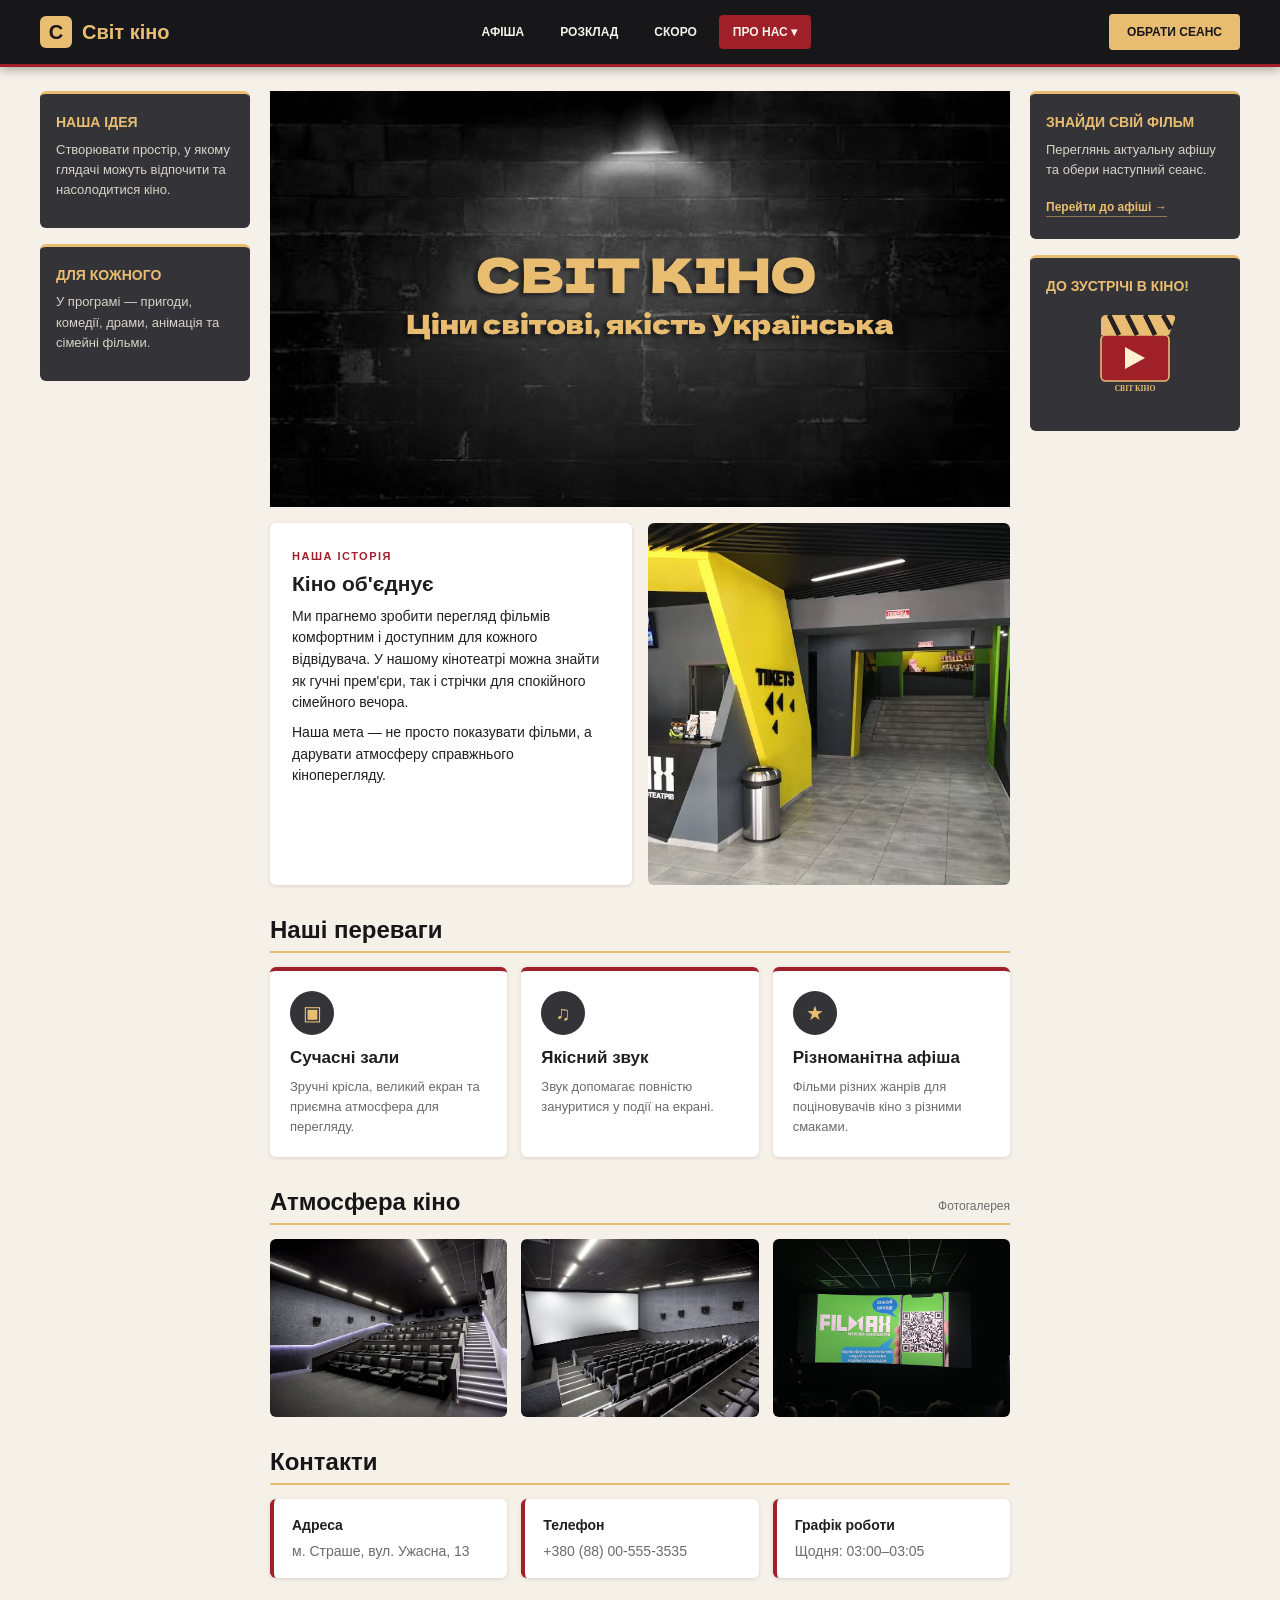
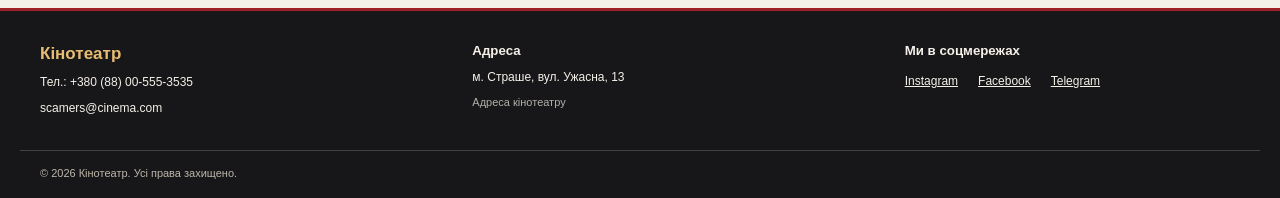
<file: about.html>
<!DOCTYPE html>
<html lang="uk">
<head>
  <meta charset="UTF-8">
  <meta name="viewport" content="width=device-width, initial-scale=1.0">
  <meta name="description" content="Дізнайтеся більше про кінотеатр Світ кіно.">
  <link rel="icon" type="image/svg" href="img/cinema-hd-svgrepo-com.svg">
  <title>Про нас — Світ кіно</title>
  <!-- За потреби додай сюди свій favicon: <link rel="icon" href="img/favicon.png"> -->
  <link rel="stylesheet" href="css/about_style.css">
</head>
<body>
<header class="site-header">
  <div class="container header-inner">
    <a href="index.html" class="logo"><span class="logo-icon">С</span><span>Світ кіно</span></a>
    <button class="burger" id="burger" aria-label="Відкрити меню">☰</button>
    <nav class="main-nav" id="mainNav">
      <ul class="nav-list">
        <li><a href="index.html#afisha" class="nav-link">Афіша</a></li>
        <li><a href="index.html#schedule" class="nav-link">Розклад</a></li>
        <li><a href="index.html#soon" class="nav-link">Скоро</a></li>
        <li class="has-dropdown">
          <a href="about.html" class="nav-link active" id="dropToggle">Про нас &#9662;</a>
          <ul class="dropdown">
            <li><a href="about.html">Про нас</a></li>
            <li><a href="index.html#halls">Наші зали</a></li>
            <li><a href="about.html#contacts">Контакти</a></li>
          </ul>
        </li>
      </ul>
    </nav>
    <a href="index.html#schedule" class="btn header-action">Обрати сеанс</a>
  </div>
</header>

<main class="container layout">
  <aside class="sidebar">
    <div class="side-card">
      <h3>Наша ідея</h3>
      <p>Створювати простір, у якому глядачі можуть відпочити та насолодитися кіно.</p>
    </div>
    <div class="side-card">
      <h3>Для кожного</h3>
      <p>У програмі — пригоди, комедії, драми, анімація та сімейні фільми.</p>
    </div>
  </aside>

  <section class="content">
    <img src="img/template.png" alt="Постер" class="img-poster" id="heroImg">

    <div class="about-grid">
      <div class="panel">
        <span class="eyebrow">Наша історія</span>
        <h2>Кіно об'єднує</h2>
        <p>Ми прагнемо зробити перегляд фільмів комфортним і доступним для кожного відвідувача. У нашому кінотеатрі можна знайти як гучні прем'єри, так і стрічки для спокійного сімейного вечора.</p>
        <p>Наша мета — не просто показувати фільми, а дарувати атмосферу справжнього кіноперегляду.</p>
      </div>
      <!-- ФОТО 1: поклади фото в папку img та вкажи його назву в src -->
      <img class="about-photo" src="img/images.jpg" alt="Інтер'єр кінотеатру">
    </div>

    <div class="section-head"><h2>Наші переваги</h2></div>
    <div class="features">
      <article class="feature">
        <div class="feature-icon">▣</div>
        <h3>Сучасні зали</h3>
        <p>Зручні крісла, великий екран та приємна атмосфера для перегляду.</p>
      </article>
      <article class="feature">
        <div class="feature-icon">♫</div>
        <h3>Якісний звук</h3>
        <p>Звук допомагає повністю зануритися у події на екрані.</p>
      </article>
      <article class="feature">
        <div class="feature-icon">★</div>
        <h3>Різноманітна афіша</h3>
        <p>Фільми різних жанрів для поціновувачів кіно з різними смаками.</p>
      </article>
    </div>

    <div class="section-head"><h2>Атмосфера кіно</h2><p>Фотогалерея</p></div>
    <div class="gallery">
      <!-- ФОТО 2–4: заміни назви файлів на власні -->
      <img class="gallery-photo" src="img/unnamed.jpg" alt="Кінозал">
      <img class="gallery-photo" src="img/unnam5ed.jpg" alt="Крісла в кінозалі">
      <img class="gallery-photo" src="img/unnameеd.jpg" alt="Перегляд фільму">
    </div>

    <div class="section-head" id="contacts"><h2>Контакти</h2></div>
    <div class="contact-grid">
      <div class="contact-item"><strong>Адреса</strong><span class="muted">м. Страше, вул. Ужасна, 13</span></div>
      <div class="contact-item"><strong>Телефон</strong><span class="muted">+380 (88) 00-555-3535</span></div>
      <div class="contact-item"><strong>Графік роботи</strong><span class="muted">Щодня: 03:00–03:05</span></div>
    </div>
  </section>

  <aside class="sidebar sidebar-right">
    <div class="side-card">
      <h3>Знайди свій фільм</h3>
      <p>Переглянь актуальну афішу та обери наступний сеанс.</p>
      <a class="side-link" href="index.html#afisha">Перейти до афіші →</a>
    </div>
    <div class="side-card">
      <h3>До зустрічі в кіно!</h3>
      <!-- Можна вставити сюди свій SVG-квиток -->
      <img src="img/logo.svg" alt="Квиток у кіно" class="side-poster">
    </div>
  </aside>
</main>

<footer class="site-footer bg-brown">
  <div class="container footer-grid">
    <div>
      <h3>Кінотеатр</h3>
      <p class="small">Тел.: +380 (88) 00-555-3535</p>
      <p class="small">scamers@cinema.com</p>
    </div>
    <div>
      <h5>Адреса</h5>
      <p class="small">м. Страше, вул. Ужасна, 13</p>
      <p class="tiny">Адреса кінотеатру</p>
    </div>
    <div>
      <h5>Ми в соцмережах</h5>
      <ul class="footer-links social">
        <li><a href="#">Instagram</a></li>
        <li><a href="#">Facebook</a></li>
        <li><a href="#">Telegram</a></li>
      </ul>
    </div>
  </div>
  <div class="container copyright">© 2026 Кінотеатр. Усі права захищено.</div>
</footer>

<script src="js/about_script.js"></script>
</body>
</html>
</file>
<file: css/about_style.css>
/* ===== Палітра ===== */
:root {
  --ink: #171719;
  --red: #9F2029;
  --red-dark: #7b1820;
  --gold: #E8BD72;
  --cream: #F5F0E8;
  --graphite: #343438;
  --text: #1f1f22;
  --muted: #6b6b70;
}

/* ===== База ===== */
* { box-sizing: border-box; }
html { scroll-behavior: smooth; scroll-padding-top: 80px; }
body { margin: 0; font-family: "Inter", "Segoe UI", Arial, sans-serif; background: var(--cream); color: var(--text); line-height: 1.55; }
img { max-width: 100%; display: block; }
a { color: inherit; text-decoration: none; }
ul, ol { padding-left: 20px; }
h1, h2, h3, h4, h5, h6 { margin: 0 0 8px; line-height: 1.25; }
h1 { font-size: 30px; }
h3 { font-size: 17px; }
h4 { font-size: 14px; }
p { margin: 0 0 8px; }
.container { max-width: 1240px; margin: 0 auto; padding: 0 20px; }

/* ===== Допоміжні класи ===== */
.bg-dark { background: var(--ink); color: var(--cream); }
.bg-graphite { background: var(--graphite); color: var(--cream); }
.bg-red { background: var(--red); color: var(--cream); }
.text-center { text-align: center; }
.text-gold { color: var(--gold); }
.strong { font-weight: 700; }
.small { font-size: 12px; }
.tiny { font-size: 11px; opacity: .7; }
.muted { color: var(--muted); }
.muted-light { color: #cfc9bc; }
.eyebrow { display: inline-block; font-size: 11px; font-weight: 700; letter-spacing: 1.5px; text-transform: uppercase; color: var(--red); margin-bottom: 6px; }

/* ===== Кнопки ===== */
.btn { display: inline-block; padding: 9px 18px; border: none; border-radius: 4px; font-size: 12px; font-weight: 700; text-transform: uppercase; cursor: pointer; transition: .2s; background: var(--red); color: var(--cream); }
.btn:hover { background: var(--red-dark); }
.btn-red { background: var(--red); color: var(--cream); }
.btn-block { display: block; text-align: center; }
.header-action { background: var(--gold); color: var(--ink); }
.header-action:hover { background: #f3d08e; }

/* ===== Шапка ===== */
.site-header { position: sticky; top: 0; z-index: 100; background: var(--ink); color: var(--cream); border-bottom: 3px solid var(--red); box-shadow: 0 2px 10px rgba(0,0,0,.35); }
.header-inner { display: flex; align-items: center; justify-content: space-between; height: 64px; gap: 20px; }
.logo { display: flex; align-items: center; gap: 10px; font-size: 20px; font-weight: 800; color: var(--gold); white-space: nowrap; }
.logo-icon { display: inline-flex; align-items: center; justify-content: center; width: 32px; height: 32px; background: var(--gold); color: var(--ink); border-radius: 6px; font-weight: 800; }
.main-nav { flex: 1; display: flex; justify-content: center; }
.nav-list { list-style: none; display: flex; gap: 8px; margin: 0; padding: 0; }
.nav-link { display: block; padding: 8px 14px; border-radius: 4px; font-size: 12px; font-weight: 700; text-transform: uppercase; color: var(--cream); }
.nav-link:hover { background: var(--graphite); }
.nav-link.active { background: var(--red); }
.has-dropdown { position: relative; }
.dropdown { display: none; position: absolute; top: 100%; left: 0; min-width: 170px; background: var(--ink); border: 1px solid var(--graphite); border-top: 2px solid var(--gold); list-style: none; margin: 4px 0 0; padding: 6px 0; border-radius: 4px; box-shadow: 0 8px 20px rgba(0,0,0,.4); }
.dropdown a { display: block; padding: 9px 16px; font-size: 13px; color: var(--cream); }
.dropdown a:hover { background: var(--graphite); color: var(--gold); }
.has-dropdown:hover .dropdown, .has-dropdown.open .dropdown { display: block; }
.burger { display: none; background: none; border: none; color: var(--gold); font-size: 26px; cursor: pointer; }

/* ===== Каркас ===== */
.layout { display: grid; grid-template-columns: 210px 1fr 210px; gap: 20px; padding-top: 24px; padding-bottom: 30px; align-items: start; }
.sidebar { display: flex; flex-direction: column; gap: 16px; position: sticky; top: 84px; }
.side-card { background: var(--graphite); color: var(--cream); padding: 20px 16px; border-radius: 6px; border-top: 3px solid var(--gold); }
.side-card h3 { color: var(--gold); text-transform: uppercase; font-size: 14px; }
.side-card p { font-size: 13px; color: #d8d3c8; }
.line { border: none; border-top: 1px solid rgba(232,189,114,.5); width: 50px; margin: 12px auto; }
.side-link { display: inline-block; margin-top: 10px; font-size: 12px; font-weight: 700; color: var(--gold); border-bottom: 1px solid rgba(232,189,114,.5); }
.side-link:hover { border-color: var(--gold); }
.side-poster { width: 120px; margin: 12px auto; border-radius: 3px; }

/* ===== Слайдер / банер ===== */
.hero { position: relative; aspect-ratio: 16 / 9; border-radius: 6px; overflow: hidden; display: flex; align-items: center; justify-content: center; background: var(--ink); }
.hero-bg, .hero-poster { transition: opacity .25s; }
.hero-bg { position: absolute; inset: 0; width: 100%; height: 100%; object-fit: cover; filter: blur(18px) brightness(.5); transform: scale(1.15); }
.hero-poster { position: relative; z-index: 1; height: 86%; width: auto; border-radius: 3px; box-shadow: 0 8px 24px rgba(0,0,0,.6); }
.hero.full .hero-bg { filter: none; transform: none; }
.hero.full .hero-poster, .hero.full .hero-label, .hero.full .hero-title { display: none; }
.hero.fade .hero-bg, .hero.fade .hero-poster { opacity: 0; }
.hero-label { position: absolute; top: 16px; left: 16px; z-index: 3; font-size: 11px; font-weight: 700; text-transform: uppercase; color: var(--gold); }
.hero-title { position: absolute; bottom: 22px; left: 16px; z-index: 3; font-size: 14px; font-weight: 700; text-transform: uppercase; color: var(--cream); }
.hero-btn { position: absolute; top: 50%; transform: translateY(-50%); z-index: 3; width: 34px; height: 34px; border: none; border-radius: 4px; background: rgba(23,23,25,.65); color: var(--gold); font-size: 14px; cursor: pointer; }
.hero-btn:hover { background: var(--red); color: var(--cream); }
.hero-btn.prev { left: 14px; }
.hero-btn.next { right: 14px; }
.dots { position: absolute; bottom: 10px; left: 50%; transform: translateX(-50%); z-index: 3; display: flex; gap: 6px; }
.dot { width: 7px; height: 7px; border-radius: 50%; background: rgba(245,240,232,.5); cursor: pointer; }
.dot.active { background: var(--gold); width: 18px; border-radius: 4px; }

/* ===== Заголовки секцій ===== */
.section-head { display: flex; align-items: baseline; justify-content: space-between; margin: 30px 0 14px; padding-bottom: 6px; border-bottom: 2px solid var(--gold); }
.section-head h2 { margin: 0; color: var(--ink); }
.section-head p { margin: 0; font-size: 12px; color: var(--muted); }

/* ===== Картки фільмів ===== */
.cards { display: grid; grid-template-columns: repeat(3, 1fr); gap: 14px; }
.card { background: #fff; border-radius: 6px; padding-bottom: 14px; text-align: center; overflow: hidden; box-shadow: 0 1px 4px rgba(0,0,0,.12); transition: .2s; }
.card:hover { transform: translateY(-4px); box-shadow: 0 10px 22px rgba(0,0,0,.25); }
.card img { width: 100%; aspect-ratio: 2 / 3; object-fit: cover; background: var(--graphite); }
.card h4 { margin: 10px 8px 2px; text-transform: uppercase; }
.card .btn { margin: 10px 12px 0; }

/* ===== Таблиця ===== */
.table-wrap { background: #fff; border-radius: 6px; overflow-x: auto; box-shadow: 0 1px 4px rgba(0,0,0,.12); }
.schedule-table { width: 100%; border-collapse: collapse; font-size: 13px; }
.schedule-table th { background: var(--graphite); color: var(--gold); text-align: left; padding: 12px 14px; font-size: 12px; text-transform: uppercase; letter-spacing: .5px; }
.schedule-table td { padding: 12px 14px; border-top: 1px solid #eee; }
.schedule-table tbody tr:nth-child(even) { background: #faf7f1; }
.schedule-table tbody tr:hover { background: rgba(232,189,114,.3); }

/* ===== Блоки тексту ===== */
.about-box, .panel { background: #fff; border-radius: 6px; padding: 22px; box-shadow: 0 1px 4px rgba(0,0,0,.12); font-size: 14px; }
.about-list { margin: 10px 0; }
.about-list li { margin-bottom: 4px; }

/* ===== Сторінка «Про нас» ===== */
.page-intro { background: var(--ink); color: var(--cream); padding: 28px; border-radius: 6px; border-left: 5px solid var(--red); }
.page-intro h1 { color: var(--gold); }
.page-intro .eyebrow { color: var(--gold); }
.page-intro p { margin: 0; color: #d8d3c8; }
.about-grid { display: grid; grid-template-columns: 1fr 1fr; gap: 16px; margin-top: 16px; align-items: stretch; }
.panel h2 { text-transform: none; }
.about-photo, .gallery-photo { width: 100%; height: 100%; object-fit: cover; border-radius: 6px; background: var(--graphite); color: var(--gold); min-height: 220px; font-size: 13px; }
.features { display: grid; grid-template-columns: repeat(3, 1fr); gap: 14px; }
.feature { background: #fff; border-radius: 6px; padding: 20px; border-top: 4px solid var(--red); box-shadow: 0 1px 4px rgba(0,0,0,.12); }
.feature p { font-size: 13px; color: var(--muted); margin: 0; }
.feature-icon { width: 44px; height: 44px; margin-bottom: 12px; display: flex; align-items: center; justify-content: center; border-radius: 50%; background: var(--graphite); color: var(--gold); font-size: 20px; }
.gallery { display: grid; grid-template-columns: repeat(3, 1fr); gap: 14px; }
.gallery-photo { aspect-ratio: 4 / 3; height: auto; min-height: 0; }
.contact-grid { display: grid; grid-template-columns: repeat(3, 1fr); gap: 14px; }
.contact-item { display: flex; flex-direction: column; gap: 4px; background: #fff; border-radius: 6px; border-left: 4px solid var(--red); padding: 16px 18px; box-shadow: 0 1px 4px rgba(0,0,0,.12); font-size: 14px; }

/* ===== Підвал ===== */
.site-footer { background: var(--ink); color: var(--cream); padding: 32px 0 16px; border-top: 3px solid var(--red); }
.site-footer h3 { color: var(--gold); }
.site-footer h4 { color: var(--gold); font-size: 12px; text-transform: uppercase; letter-spacing: 1px; margin-bottom: 10px; }
.footer-grid { display: grid; grid-template-columns: 1.2fr 1.2fr 1fr; gap: 30px; }
.footer-links { list-style: none; padding: 0; margin: 0; display: flex; gap: 20px; flex-wrap: wrap; }
.footer-links a { text-decoration: underline; font-size: 12px; }
.footer-links a:hover { color: var(--gold); }
.copyright { margin-top: 24px; padding-top: 14px; border-top: 1px solid rgba(245,240,232,.2); font-size: 11px; color: #bdb7aa; }

/* ===== Адаптивність ===== */
@media (max-width: 1100px) {
  .layout { grid-template-columns: 1fr; }
  .sidebar { position: static; flex-direction: row; flex-wrap: wrap; }
  .sidebar .side-card { flex: 1 1 200px; }
  .content { order: -1; }
}
@media (max-width: 760px) {
  .burger { display: block; }
  .main-nav { display: none; position: absolute; top: 64px; left: 0; right: 0; background: var(--ink); padding: 10px 20px 16px; border-bottom: 3px solid var(--red); }
  .main-nav.open { display: block; }
  .nav-list { flex-direction: column; }
  .dropdown { position: static; box-shadow: none; border: none; }
  .cards, .gallery { grid-template-columns: repeat(2, 1fr); }
  .features, .contact-grid, .about-grid, .footer-grid { grid-template-columns: 1fr; }
}
@media (max-width: 460px) {
  .cards, .gallery { grid-template-columns: 1fr; }
  .header-action { display: none; }
}

.img-poster {width: 100%; height: 100%; object-fit:cover;}
</file>
